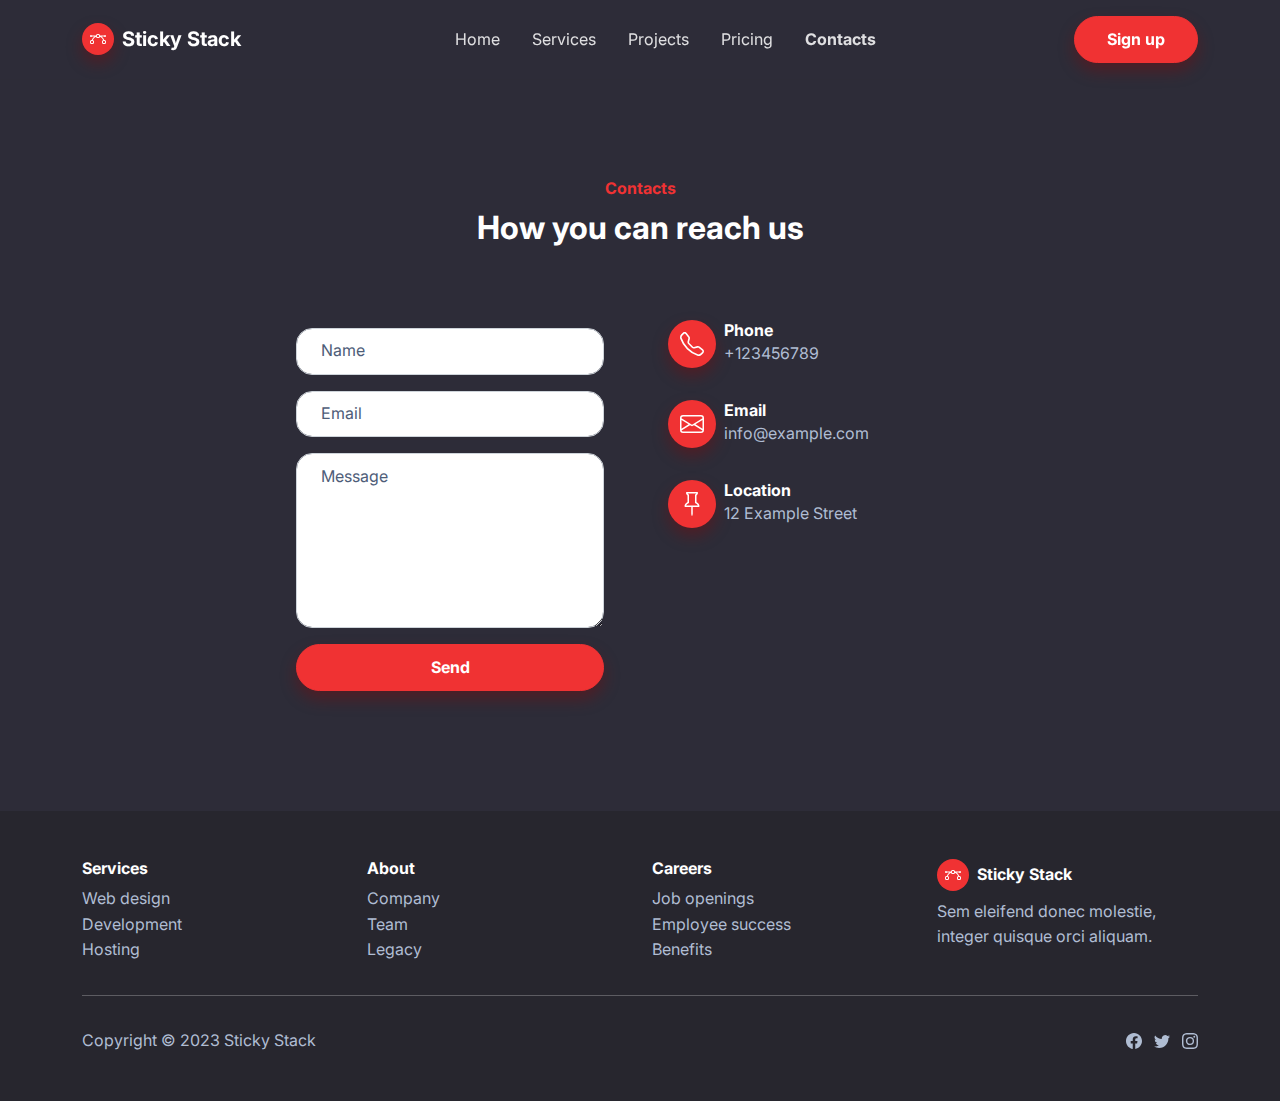
<file: contacts.html>
<!DOCTYPE html>
<html lang="en">

<head>
    <meta charset="utf-8">
    <meta name="viewport" content="width=device-width, initial-scale=1.0, shrink-to-fit=no">
    <title>Contacts - Sticky Stack</title>
    <link rel="stylesheet" href="assets/bootstrap/css/bootstrap.min.css">
    <link rel="stylesheet" href="https://fonts.googleapis.com/css?family=Inter:300italic,400italic,600italic,700italic,800italic,400,300,600,700,800&amp;display=swap">
</head>

<body>
    <nav class="navbar navbar-dark navbar-expand-md sticky-top py-3" id="mainNav">
        <div class="container"><a class="navbar-brand d-flex align-items-center" href="/"><span class="bs-icon-sm bs-icon-circle bs-icon-primary shadow d-flex justify-content-center align-items-center me-2 bs-icon"><svg xmlns="http://www.w3.org/2000/svg" width="1em" height="1em" fill="currentColor" viewBox="0 0 16 16" class="bi bi-bezier">
                        <path fill-rule="evenodd" d="M0 10.5A1.5 1.5 0 0 1 1.5 9h1A1.5 1.5 0 0 1 4 10.5v1A1.5 1.5 0 0 1 2.5 13h-1A1.5 1.5 0 0 1 0 11.5v-1zm1.5-.5a.5.5 0 0 0-.5.5v1a.5.5 0 0 0 .5.5h1a.5.5 0 0 0 .5-.5v-1a.5.5 0 0 0-.5-.5h-1zm10.5.5A1.5 1.5 0 0 1 13.5 9h1a1.5 1.5 0 0 1 1.5 1.5v1a1.5 1.5 0 0 1-1.5 1.5h-1a1.5 1.5 0 0 1-1.5-1.5v-1zm1.5-.5a.5.5 0 0 0-.5.5v1a.5.5 0 0 0 .5.5h1a.5.5 0 0 0 .5-.5v-1a.5.5 0 0 0-.5-.5h-1zM6 4.5A1.5 1.5 0 0 1 7.5 3h1A1.5 1.5 0 0 1 10 4.5v1A1.5 1.5 0 0 1 8.5 7h-1A1.5 1.5 0 0 1 6 5.5v-1zM7.5 4a.5.5 0 0 0-.5.5v1a.5.5 0 0 0 .5.5h1a.5.5 0 0 0 .5-.5v-1a.5.5 0 0 0-.5-.5h-1z"></path>
                        <path d="M6 4.5H1.866a1 1 0 1 0 0 1h2.668A6.517 6.517 0 0 0 1.814 9H2.5c.123 0 .244.015.358.043a5.517 5.517 0 0 1 3.185-3.185A1.503 1.503 0 0 1 6 5.5v-1zm3.957 1.358A1.5 1.5 0 0 0 10 5.5v-1h4.134a1 1 0 1 1 0 1h-2.668a6.517 6.517 0 0 1 2.72 3.5H13.5c-.123 0-.243.015-.358.043a5.517 5.517 0 0 0-3.185-3.185z"></path>
                    </svg></span><span>Sticky Stack</span></a><button data-bs-toggle="collapse" class="navbar-toggler" data-bs-target="#navcol-1"><span class="visually-hidden">Toggle navigation</span><span class="navbar-toggler-icon"></span></button>
            <div class="collapse navbar-collapse" id="navcol-1">
                <ul class="navbar-nav mx-auto">
                    <li class="nav-item"><a class="nav-link" href="index.html">Home</a></li>
                    <li class="nav-item"><a class="nav-link" href="services.html">Services</a></li>
                    <li class="nav-item"><a class="nav-link" href="projects.html">Projects</a></li>
                    <li class="nav-item"><a class="nav-link" href="pricing.html">Pricing</a></li>
                    <li class="nav-item"><a class="nav-link active" href="contacts.html">Contacts</a></li>
                </ul><a class="btn btn-primary shadow" role="button" href="signup.html">Sign up</a>
            </div>
        </div>
    </nav>
    <section class="py-5">
        <div class="container py-5">
            <div class="row mb-5">
                <div class="col-md-8 col-xl-6 text-center mx-auto">
                    <p class="fw-bold text-success mb-2">Contacts</p>
                    <h2 class="fw-bold">How you can reach us</h2>
                </div>
            </div>
            <div class="row d-flex justify-content-center">
                <div class="col-md-6 col-xl-4">
                    <div>
                        <form class="p-3 p-xl-4" method="post">
                            <div class="mb-3"><input class="form-control" type="text" id="name-1" name="name" placeholder="Name"></div>
                            <div class="mb-3"><input class="form-control" type="email" id="email-1" name="email" placeholder="Email"></div>
                            <div class="mb-3"><textarea class="form-control" id="message-1" name="message" rows="6" placeholder="Message"></textarea></div>
                            <div><button class="btn btn-primary shadow d-block w-100" type="submit">Send </button></div>
                        </form>
                    </div>
                </div>
                <div class="col-md-4 col-xl-4 d-flex justify-content-center justify-content-xl-start">
                    <div class="d-flex flex-wrap flex-md-column justify-content-md-start align-items-md-start h-100">
                        <div class="d-flex align-items-center p-3">
                            <div class="bs-icon-md bs-icon-circle bs-icon-primary shadow d-flex flex-shrink-0 justify-content-center align-items-center d-inline-block bs-icon bs-icon-md"><svg xmlns="http://www.w3.org/2000/svg" width="1em" height="1em" fill="currentColor" viewBox="0 0 16 16" class="bi bi-telephone">
                                    <path d="M3.654 1.328a.678.678 0 0 0-1.015-.063L1.605 2.3c-.483.484-.661 1.169-.45 1.77a17.568 17.568 0 0 0 4.168 6.608 17.569 17.569 0 0 0 6.608 4.168c.601.211 1.286.033 1.77-.45l1.034-1.034a.678.678 0 0 0-.063-1.015l-2.307-1.794a.678.678 0 0 0-.58-.122l-2.19.547a1.745 1.745 0 0 1-1.657-.459L5.482 8.062a1.745 1.745 0 0 1-.46-1.657l.548-2.19a.678.678 0 0 0-.122-.58L3.654 1.328zM1.884.511a1.745 1.745 0 0 1 2.612.163L6.29 2.98c.329.423.445.974.315 1.494l-.547 2.19a.678.678 0 0 0 .178.643l2.457 2.457a.678.678 0 0 0 .644.178l2.189-.547a1.745 1.745 0 0 1 1.494.315l2.306 1.794c.829.645.905 1.87.163 2.611l-1.034 1.034c-.74.74-1.846 1.065-2.877.702a18.634 18.634 0 0 1-7.01-4.42 18.634 18.634 0 0 1-4.42-7.009c-.362-1.03-.037-2.137.703-2.877L1.885.511z"></path>
                                </svg></div>
                            <div class="px-2">
                                <h6 class="fw-bold mb-0">Phone</h6>
                                <p class="text-muted mb-0">+123456789</p>
                            </div>
                        </div>
                        <div class="d-flex align-items-center p-3">
                            <div class="bs-icon-md bs-icon-circle bs-icon-primary shadow d-flex flex-shrink-0 justify-content-center align-items-center d-inline-block bs-icon bs-icon-md"><svg xmlns="http://www.w3.org/2000/svg" width="1em" height="1em" fill="currentColor" viewBox="0 0 16 16" class="bi bi-envelope">
                                    <path fill-rule="evenodd" d="M0 4a2 2 0 0 1 2-2h12a2 2 0 0 1 2 2v8a2 2 0 0 1-2 2H2a2 2 0 0 1-2-2V4Zm2-1a1 1 0 0 0-1 1v.217l7 4.2 7-4.2V4a1 1 0 0 0-1-1H2Zm13 2.383-4.708 2.825L15 11.105V5.383Zm-.034 6.876-5.64-3.471L8 9.583l-1.326-.795-5.64 3.47A1 1 0 0 0 2 13h12a1 1 0 0 0 .966-.741ZM1 11.105l4.708-2.897L1 5.383v5.722Z"></path>
                                </svg></div>
                            <div class="px-2">
                                <h6 class="fw-bold mb-0">Email</h6>
                                <p class="text-muted mb-0">info@example.com</p>
                            </div>
                        </div>
                        <div class="d-flex align-items-center p-3">
                            <div class="bs-icon-md bs-icon-circle bs-icon-primary shadow d-flex flex-shrink-0 justify-content-center align-items-center d-inline-block bs-icon bs-icon-md"><svg xmlns="http://www.w3.org/2000/svg" width="1em" height="1em" fill="currentColor" viewBox="0 0 16 16" class="bi bi-pin">
                                    <path d="M4.146.146A.5.5 0 0 1 4.5 0h7a.5.5 0 0 1 .5.5c0 .68-.342 1.174-.646 1.479-.126.125-.25.224-.354.298v4.431l.078.048c.203.127.476.314.751.555C12.36 7.775 13 8.527 13 9.5a.5.5 0 0 1-.5.5h-4v4.5c0 .276-.224 1.5-.5 1.5s-.5-1.224-.5-1.5V10h-4a.5.5 0 0 1-.5-.5c0-.973.64-1.725 1.17-2.189A5.921 5.921 0 0 1 5 6.708V2.277a2.77 2.77 0 0 1-.354-.298C4.342 1.674 4 1.179 4 .5a.5.5 0 0 1 .146-.354zm1.58 1.408-.002-.001.002.001zm-.002-.001.002.001A.5.5 0 0 1 6 2v5a.5.5 0 0 1-.276.447h-.002l-.012.007-.054.03a4.922 4.922 0 0 0-.827.58c-.318.278-.585.596-.725.936h7.792c-.14-.34-.407-.658-.725-.936a4.915 4.915 0 0 0-.881-.61l-.012-.006h-.002A.5.5 0 0 1 10 7V2a.5.5 0 0 1 .295-.458 1.775 1.775 0 0 0 .351-.271c.08-.08.155-.17.214-.271H5.14c.06.1.133.191.214.271a1.78 1.78 0 0 0 .37.282z"></path>
                                </svg></div>
                            <div class="px-2">
                                <h6 class="fw-bold mb-0">Location</h6>
                                <p class="text-muted mb-0">12 Example Street</p>
                            </div>
                        </div>
                    </div>
                </div>
            </div>
        </div>
    </section>
    <footer class="bg-dark">
        <div class="container py-4 py-lg-5">
            <div class="row justify-content-center">
                <div class="col-sm-4 col-md-3 text-center text-lg-start d-flex flex-column">
                    <h3 class="fs-6 fw-bold">Services</h3>
                    <ul class="list-unstyled">
                        <li><a href="#">Web design</a></li>
                        <li><a href="#">Development</a></li>
                        <li><a href="#">Hosting</a></li>
                    </ul>
                </div>
                <div class="col-sm-4 col-md-3 text-center text-lg-start d-flex flex-column">
                    <h3 class="fs-6 fw-bold">About</h3>
                    <ul class="list-unstyled">
                        <li><a href="#">Company</a></li>
                        <li><a href="#">Team</a></li>
                        <li><a href="#">Legacy</a></li>
                    </ul>
                </div>
                <div class="col-sm-4 col-md-3 text-center text-lg-start d-flex flex-column">
                    <h3 class="fs-6 fw-bold">Careers</h3>
                    <ul class="list-unstyled">
                        <li><a href="#">Job openings</a></li>
                        <li><a href="#">Employee success</a></li>
                        <li><a href="#">Benefits</a></li>
                    </ul>
                </div>
                <div class="col-lg-3 text-center text-lg-start d-flex flex-column align-items-center order-first align-items-lg-start order-lg-last">
                    <div class="fw-bold d-flex align-items-center mb-2"><span class="bs-icon-sm bs-icon-circle bs-icon-primary d-flex justify-content-center align-items-center bs-icon me-2"><svg xmlns="http://www.w3.org/2000/svg" width="1em" height="1em" fill="currentColor" viewBox="0 0 16 16" class="bi bi-bezier">
                                <path fill-rule="evenodd" d="M0 10.5A1.5 1.5 0 0 1 1.5 9h1A1.5 1.5 0 0 1 4 10.5v1A1.5 1.5 0 0 1 2.5 13h-1A1.5 1.5 0 0 1 0 11.5v-1zm1.5-.5a.5.5 0 0 0-.5.5v1a.5.5 0 0 0 .5.5h1a.5.5 0 0 0 .5-.5v-1a.5.5 0 0 0-.5-.5h-1zm10.5.5A1.5 1.5 0 0 1 13.5 9h1a1.5 1.5 0 0 1 1.5 1.5v1a1.5 1.5 0 0 1-1.5 1.5h-1a1.5 1.5 0 0 1-1.5-1.5v-1zm1.5-.5a.5.5 0 0 0-.5.5v1a.5.5 0 0 0 .5.5h1a.5.5 0 0 0 .5-.5v-1a.5.5 0 0 0-.5-.5h-1zM6 4.5A1.5 1.5 0 0 1 7.5 3h1A1.5 1.5 0 0 1 10 4.5v1A1.5 1.5 0 0 1 8.5 7h-1A1.5 1.5 0 0 1 6 5.5v-1zM7.5 4a.5.5 0 0 0-.5.5v1a.5.5 0 0 0 .5.5h1a.5.5 0 0 0 .5-.5v-1a.5.5 0 0 0-.5-.5h-1z"></path>
                                <path d="M6 4.5H1.866a1 1 0 1 0 0 1h2.668A6.517 6.517 0 0 0 1.814 9H2.5c.123 0 .244.015.358.043a5.517 5.517 0 0 1 3.185-3.185A1.503 1.503 0 0 1 6 5.5v-1zm3.957 1.358A1.5 1.5 0 0 0 10 5.5v-1h4.134a1 1 0 1 1 0 1h-2.668a6.517 6.517 0 0 1 2.72 3.5H13.5c-.123 0-.243.015-.358.043a5.517 5.517 0 0 0-3.185-3.185z"></path>
                            </svg></span><span>Sticky Stack</span></div>
                    <p class="text-muted">Sem eleifend donec molestie, integer quisque orci aliquam.</p>
                </div>
            </div>
            <hr>
            <div class="text-muted d-flex justify-content-between align-items-center pt-3">
                <p class="mb-0">Copyright © 2023 Sticky Stack</p>
                <ul class="list-inline mb-0">
                    <li class="list-inline-item"><svg xmlns="http://www.w3.org/2000/svg" width="1em" height="1em" fill="currentColor" viewBox="0 0 16 16" class="bi bi-facebook">
                            <path d="M16 8.049c0-4.446-3.582-8.05-8-8.05C3.58 0-.002 3.603-.002 8.05c0 4.017 2.926 7.347 6.75 7.951v-5.625h-2.03V8.05H6.75V6.275c0-2.017 1.195-3.131 3.022-3.131.876 0 1.791.157 1.791.157v1.98h-1.009c-.993 0-1.303.621-1.303 1.258v1.51h2.218l-.354 2.326H9.25V16c3.824-.604 6.75-3.934 6.75-7.951z"></path>
                        </svg></li>
                    <li class="list-inline-item"><svg xmlns="http://www.w3.org/2000/svg" width="1em" height="1em" fill="currentColor" viewBox="0 0 16 16" class="bi bi-twitter">
                            <path d="M5.026 15c6.038 0 9.341-5.003 9.341-9.334 0-.14 0-.282-.006-.422A6.685 6.685 0 0 0 16 3.542a6.658 6.658 0 0 1-1.889.518 3.301 3.301 0 0 0 1.447-1.817 6.533 6.533 0 0 1-2.087.793A3.286 3.286 0 0 0 7.875 6.03a9.325 9.325 0 0 1-6.767-3.429 3.289 3.289 0 0 0 1.018 4.382A3.323 3.323 0 0 1 .64 6.575v.045a3.288 3.288 0 0 0 2.632 3.218 3.203 3.203 0 0 1-.865.115 3.23 3.23 0 0 1-.614-.057 3.283 3.283 0 0 0 3.067 2.277A6.588 6.588 0 0 1 .78 13.58a6.32 6.32 0 0 1-.78-.045A9.344 9.344 0 0 0 5.026 15z"></path>
                        </svg></li>
                    <li class="list-inline-item"><svg xmlns="http://www.w3.org/2000/svg" width="1em" height="1em" fill="currentColor" viewBox="0 0 16 16" class="bi bi-instagram">
                            <path d="M8 0C5.829 0 5.556.01 4.703.048 3.85.088 3.269.222 2.76.42a3.917 3.917 0 0 0-1.417.923A3.927 3.927 0 0 0 .42 2.76C.222 3.268.087 3.85.048 4.7.01 5.555 0 5.827 0 8.001c0 2.172.01 2.444.048 3.297.04.852.174 1.433.372 1.942.205.526.478.972.923 1.417.444.445.89.719 1.416.923.51.198 1.09.333 1.942.372C5.555 15.99 5.827 16 8 16s2.444-.01 3.298-.048c.851-.04 1.434-.174 1.943-.372a3.916 3.916 0 0 0 1.416-.923c.445-.445.718-.891.923-1.417.197-.509.332-1.09.372-1.942C15.99 10.445 16 10.173 16 8s-.01-2.445-.048-3.299c-.04-.851-.175-1.433-.372-1.941a3.926 3.926 0 0 0-.923-1.417A3.911 3.911 0 0 0 13.24.42c-.51-.198-1.092-.333-1.943-.372C10.443.01 10.172 0 7.998 0h.003zm-.717 1.442h.718c2.136 0 2.389.007 3.232.046.78.035 1.204.166 1.486.275.373.145.64.319.92.599.28.28.453.546.598.92.11.281.24.705.275 1.485.039.843.047 1.096.047 3.231s-.008 2.389-.047 3.232c-.035.78-.166 1.203-.275 1.485a2.47 2.47 0 0 1-.599.919c-.28.28-.546.453-.92.598-.28.11-.704.24-1.485.276-.843.038-1.096.047-3.232.047s-2.39-.009-3.233-.047c-.78-.036-1.203-.166-1.485-.276a2.478 2.478 0 0 1-.92-.598 2.48 2.48 0 0 1-.6-.92c-.109-.281-.24-.705-.275-1.485-.038-.843-.046-1.096-.046-3.233 0-2.136.008-2.388.046-3.231.036-.78.166-1.204.276-1.486.145-.373.319-.64.599-.92.28-.28.546-.453.92-.598.282-.11.705-.24 1.485-.276.738-.034 1.024-.044 2.515-.045v.002zm4.988 1.328a.96.96 0 1 0 0 1.92.96.96 0 0 0 0-1.92zm-4.27 1.122a4.109 4.109 0 1 0 0 8.217 4.109 4.109 0 0 0 0-8.217zm0 1.441a2.667 2.667 0 1 1 0 5.334 2.667 2.667 0 0 1 0-5.334z"></path>
                        </svg></li>
                </ul>
            </div>
        </div>
    </footer>
    <script src="https://cdnjs.cloudflare.com/ajax/libs/jquery/3.6.0/jquery.min.js"></script>
    <script src="https://cdn.jsdelivr.net/npm/bootstrap@5.2.2/dist/js/bootstrap.bundle.min.js"></script>
    <script src="assets/js/bold-and-dark.js"></script>
</body>

</html>
</file>
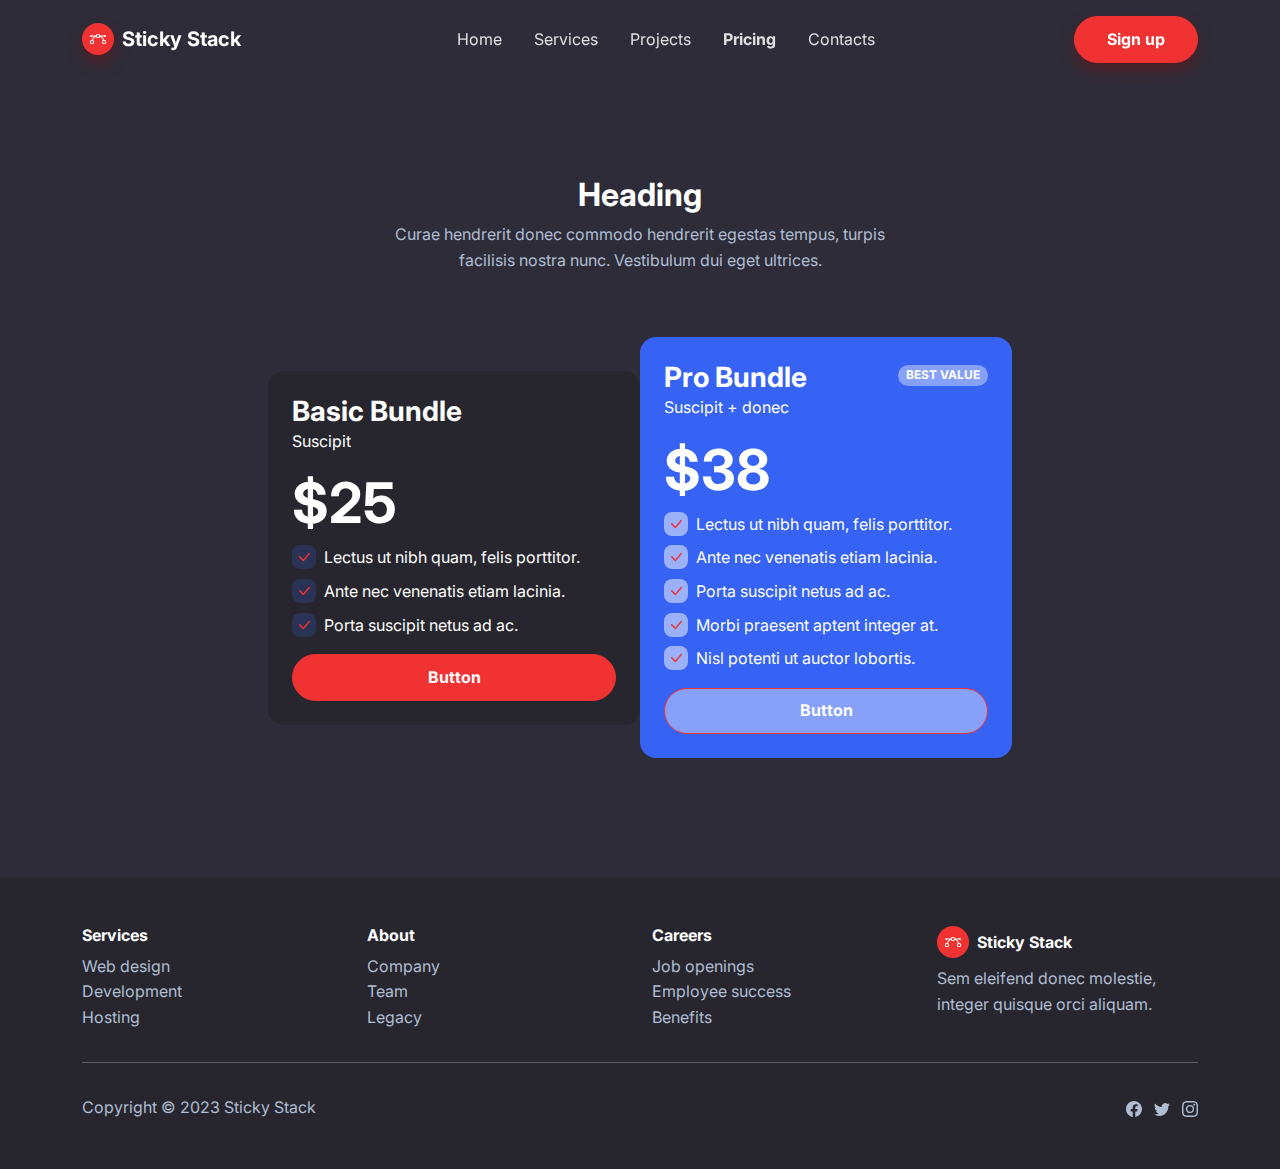
<file: pricing.html>
<!DOCTYPE html>
<html lang="en">

<head>
    <meta charset="utf-8">
    <meta name="viewport" content="width=device-width, initial-scale=1.0, shrink-to-fit=no">
    <title>Pricing - Sticky Stack</title>
    <link rel="stylesheet" href="assets/bootstrap/css/bootstrap.min.css">
    <link rel="stylesheet" href="https://fonts.googleapis.com/css?family=Inter:300italic,400italic,600italic,700italic,800italic,400,300,600,700,800&amp;display=swap">
</head>

<body>
    <nav class="navbar navbar-dark navbar-expand-md sticky-top py-3" id="mainNav">
        <div class="container"><a class="navbar-brand d-flex align-items-center" href="/"><span class="bs-icon-sm bs-icon-circle bs-icon-primary shadow d-flex justify-content-center align-items-center me-2 bs-icon"><svg xmlns="http://www.w3.org/2000/svg" width="1em" height="1em" fill="currentColor" viewBox="0 0 16 16" class="bi bi-bezier">
                        <path fill-rule="evenodd" d="M0 10.5A1.5 1.5 0 0 1 1.5 9h1A1.5 1.5 0 0 1 4 10.5v1A1.5 1.5 0 0 1 2.5 13h-1A1.5 1.5 0 0 1 0 11.5v-1zm1.5-.5a.5.5 0 0 0-.5.5v1a.5.5 0 0 0 .5.5h1a.5.5 0 0 0 .5-.5v-1a.5.5 0 0 0-.5-.5h-1zm10.5.5A1.5 1.5 0 0 1 13.5 9h1a1.5 1.5 0 0 1 1.5 1.5v1a1.5 1.5 0 0 1-1.5 1.5h-1a1.5 1.5 0 0 1-1.5-1.5v-1zm1.5-.5a.5.5 0 0 0-.5.5v1a.5.5 0 0 0 .5.5h1a.5.5 0 0 0 .5-.5v-1a.5.5 0 0 0-.5-.5h-1zM6 4.5A1.5 1.5 0 0 1 7.5 3h1A1.5 1.5 0 0 1 10 4.5v1A1.5 1.5 0 0 1 8.5 7h-1A1.5 1.5 0 0 1 6 5.5v-1zM7.5 4a.5.5 0 0 0-.5.5v1a.5.5 0 0 0 .5.5h1a.5.5 0 0 0 .5-.5v-1a.5.5 0 0 0-.5-.5h-1z"></path>
                        <path d="M6 4.5H1.866a1 1 0 1 0 0 1h2.668A6.517 6.517 0 0 0 1.814 9H2.5c.123 0 .244.015.358.043a5.517 5.517 0 0 1 3.185-3.185A1.503 1.503 0 0 1 6 5.5v-1zm3.957 1.358A1.5 1.5 0 0 0 10 5.5v-1h4.134a1 1 0 1 1 0 1h-2.668a6.517 6.517 0 0 1 2.72 3.5H13.5c-.123 0-.243.015-.358.043a5.517 5.517 0 0 0-3.185-3.185z"></path>
                    </svg></span><span>Sticky Stack</span></a><button data-bs-toggle="collapse" class="navbar-toggler" data-bs-target="#navcol-1"><span class="visually-hidden">Toggle navigation</span><span class="navbar-toggler-icon"></span></button>
            <div class="collapse navbar-collapse" id="navcol-1">
                <ul class="navbar-nav mx-auto">
                    <li class="nav-item"><a class="nav-link" href="index.html">Home</a></li>
                    <li class="nav-item"><a class="nav-link" href="services.html">Services</a></li>
                    <li class="nav-item"><a class="nav-link" href="projects.html">Projects</a></li>
                    <li class="nav-item"><a class="nav-link active" href="pricing.html">Pricing</a></li>
                    <li class="nav-item"><a class="nav-link" href="contacts.html">Contacts</a></li>
                </ul><a class="btn btn-primary shadow" role="button" href="signup.html">Sign up</a>
            </div>
        </div>
    </nav>
    <section class="py-5">
        <div class="container py-5">
            <div class="row mb-5">
                <div class="col-md-8 col-xl-6 text-center mx-auto">
                    <h2 class="fw-bold">Heading</h2>
                    <p class="text-muted">Curae hendrerit donec commodo hendrerit egestas tempus, turpis facilisis nostra nunc. Vestibulum dui eget ultrices.</p>
                </div>
            </div>
            <div class="row g-0 row-cols-1 row-cols-md-2 row-cols-xl-3 d-flex align-items-md-center align-items-xl-center">
                <div class="col offset-xl-2 mb-4">
                    <div class="card bg-dark border-dark">
                        <div class="card-body p-4">
                            <div class="d-flex justify-content-between">
                                <div>
                                    <h3 class="fw-bold mb-0">Basic Bundle</h3>
                                    <p>Suscipit</p>
                                    <h4 class="display-4 fw-bold">$25</h4>
                                </div>
                            </div>
                            <div>
                                <ul class="list-unstyled">
                                    <li class="d-flex mb-2"><span class="bs-icon-xs bs-icon-rounded bs-icon-primary-light bs-icon bs-icon-xs me-2"><svg xmlns="http://www.w3.org/2000/svg" width="1em" height="1em" fill="currentColor" viewBox="0 0 16 16" class="bi bi-check-lg text-primary">
                                                <path d="M12.736 3.97a.733.733 0 0 1 1.047 0c.286.289.29.756.01 1.05L7.88 12.01a.733.733 0 0 1-1.065.02L3.217 8.384a.757.757 0 0 1 0-1.06.733.733 0 0 1 1.047 0l3.052 3.093 5.4-6.425a.247.247 0 0 1 .02-.022Z"></path>
                                            </svg></span><span>Lectus ut nibh quam, felis porttitor.</span></li>
                                    <li class="d-flex mb-2"><span class="bs-icon-xs bs-icon-rounded bs-icon-primary-light bs-icon bs-icon-xs me-2"><svg xmlns="http://www.w3.org/2000/svg" width="1em" height="1em" fill="currentColor" viewBox="0 0 16 16" class="bi bi-check-lg text-primary">
                                                <path d="M12.736 3.97a.733.733 0 0 1 1.047 0c.286.289.29.756.01 1.05L7.88 12.01a.733.733 0 0 1-1.065.02L3.217 8.384a.757.757 0 0 1 0-1.06.733.733 0 0 1 1.047 0l3.052 3.093 5.4-6.425a.247.247 0 0 1 .02-.022Z"></path>
                                            </svg></span><span>Ante nec venenatis etiam lacinia.</span></li>
                                    <li class="d-flex mb-2"><span class="bs-icon-xs bs-icon-rounded bs-icon-primary-light bs-icon bs-icon-xs me-2"><svg xmlns="http://www.w3.org/2000/svg" width="1em" height="1em" fill="currentColor" viewBox="0 0 16 16" class="bi bi-check-lg text-primary">
                                                <path d="M12.736 3.97a.733.733 0 0 1 1.047 0c.286.289.29.756.01 1.05L7.88 12.01a.733.733 0 0 1-1.065.02L3.217 8.384a.757.757 0 0 1 0-1.06.733.733 0 0 1 1.047 0l3.052 3.093 5.4-6.425a.247.247 0 0 1 .02-.022Z"></path>
                                            </svg></span><span>Porta suscipit netus ad ac.</span></li>
                                </ul>
                            </div><button class="btn btn-primary d-block w-100" type="button">Button</button>
                        </div>
                    </div>
                </div>
                <div class="col mb-4">
                    <div class="card text-white bg-primary">
                        <div class="card-body p-4">
                            <div class="d-flex justify-content-between">
                                <div>
                                    <h3 class="fw-bold text-white mb-0">Pro Bundle</h3>
                                    <p>Suscipit + donec</p>
                                    <h4 class="display-4 fw-bold text-white">$38</h4>
                                </div>
                                <div><span class="badge rounded-pill bg-primary text-uppercase bg-semi-white">Best Value</span></div>
                            </div>
                            <div>
                                <ul class="list-unstyled">
                                    <li class="d-flex mb-2"><span class="bs-icon-xs bs-icon-rounded bs-icon-semi-white bs-icon bs-icon-xs me-2"><svg xmlns="http://www.w3.org/2000/svg" width="1em" height="1em" fill="currentColor" viewBox="0 0 16 16" class="bi bi-check-lg text-primary">
                                                <path d="M12.736 3.97a.733.733 0 0 1 1.047 0c.286.289.29.756.01 1.05L7.88 12.01a.733.733 0 0 1-1.065.02L3.217 8.384a.757.757 0 0 1 0-1.06.733.733 0 0 1 1.047 0l3.052 3.093 5.4-6.425a.247.247 0 0 1 .02-.022Z"></path>
                                            </svg></span><span>Lectus ut nibh quam, felis porttitor.</span></li>
                                    <li class="d-flex mb-2"><span class="bs-icon-xs bs-icon-rounded bs-icon-semi-white bs-icon bs-icon-xs me-2"><svg xmlns="http://www.w3.org/2000/svg" width="1em" height="1em" fill="currentColor" viewBox="0 0 16 16" class="bi bi-check-lg text-primary">
                                                <path d="M12.736 3.97a.733.733 0 0 1 1.047 0c.286.289.29.756.01 1.05L7.88 12.01a.733.733 0 0 1-1.065.02L3.217 8.384a.757.757 0 0 1 0-1.06.733.733 0 0 1 1.047 0l3.052 3.093 5.4-6.425a.247.247 0 0 1 .02-.022Z"></path>
                                            </svg></span><span>Ante nec venenatis etiam lacinia.</span></li>
                                    <li class="d-flex mb-2"><span class="bs-icon-xs bs-icon-rounded bs-icon-semi-white bs-icon bs-icon-xs me-2"><svg xmlns="http://www.w3.org/2000/svg" width="1em" height="1em" fill="currentColor" viewBox="0 0 16 16" class="bi bi-check-lg text-primary">
                                                <path d="M12.736 3.97a.733.733 0 0 1 1.047 0c.286.289.29.756.01 1.05L7.88 12.01a.733.733 0 0 1-1.065.02L3.217 8.384a.757.757 0 0 1 0-1.06.733.733 0 0 1 1.047 0l3.052 3.093 5.4-6.425a.247.247 0 0 1 .02-.022Z"></path>
                                            </svg></span><span>Porta suscipit netus ad ac.</span></li>
                                    <li class="d-flex mb-2"><span class="bs-icon-xs bs-icon-rounded bs-icon-semi-white bs-icon bs-icon-xs me-2"><svg xmlns="http://www.w3.org/2000/svg" width="1em" height="1em" fill="currentColor" viewBox="0 0 16 16" class="bi bi-check-lg text-primary">
                                                <path d="M12.736 3.97a.733.733 0 0 1 1.047 0c.286.289.29.756.01 1.05L7.88 12.01a.733.733 0 0 1-1.065.02L3.217 8.384a.757.757 0 0 1 0-1.06.733.733 0 0 1 1.047 0l3.052 3.093 5.4-6.425a.247.247 0 0 1 .02-.022Z"></path>
                                            </svg></span><span>Morbi praesent aptent integer at.</span></li>
                                    <li class="d-flex mb-2"><span class="bs-icon-xs bs-icon-rounded bs-icon-semi-white bs-icon bs-icon-xs me-2"><svg xmlns="http://www.w3.org/2000/svg" width="1em" height="1em" fill="currentColor" viewBox="0 0 16 16" class="bi bi-check-lg text-primary">
                                                <path d="M12.736 3.97a.733.733 0 0 1 1.047 0c.286.289.29.756.01 1.05L7.88 12.01a.733.733 0 0 1-1.065.02L3.217 8.384a.757.757 0 0 1 0-1.06.733.733 0 0 1 1.047 0l3.052 3.093 5.4-6.425a.247.247 0 0 1 .02-.022Z"></path>
                                            </svg></span><span>Nisl potenti ut auctor lobortis.</span></li>
                                </ul>
                            </div><button class="btn btn-primary d-block w-100 bg-semi-white" type="button">Button</button>
                        </div>
                    </div>
                </div>
            </div>
        </div>
    </section>
    <footer class="bg-dark">
        <div class="container py-4 py-lg-5">
            <div class="row justify-content-center">
                <div class="col-sm-4 col-md-3 text-center text-lg-start d-flex flex-column">
                    <h3 class="fs-6 fw-bold">Services</h3>
                    <ul class="list-unstyled">
                        <li><a href="#">Web design</a></li>
                        <li><a href="#">Development</a></li>
                        <li><a href="#">Hosting</a></li>
                    </ul>
                </div>
                <div class="col-sm-4 col-md-3 text-center text-lg-start d-flex flex-column">
                    <h3 class="fs-6 fw-bold">About</h3>
                    <ul class="list-unstyled">
                        <li><a href="#">Company</a></li>
                        <li><a href="#">Team</a></li>
                        <li><a href="#">Legacy</a></li>
                    </ul>
                </div>
                <div class="col-sm-4 col-md-3 text-center text-lg-start d-flex flex-column">
                    <h3 class="fs-6 fw-bold">Careers</h3>
                    <ul class="list-unstyled">
                        <li><a href="#">Job openings</a></li>
                        <li><a href="#">Employee success</a></li>
                        <li><a href="#">Benefits</a></li>
                    </ul>
                </div>
                <div class="col-lg-3 text-center text-lg-start d-flex flex-column align-items-center order-first align-items-lg-start order-lg-last">
                    <div class="fw-bold d-flex align-items-center mb-2"><span class="bs-icon-sm bs-icon-circle bs-icon-primary d-flex justify-content-center align-items-center bs-icon me-2"><svg xmlns="http://www.w3.org/2000/svg" width="1em" height="1em" fill="currentColor" viewBox="0 0 16 16" class="bi bi-bezier">
                                <path fill-rule="evenodd" d="M0 10.5A1.5 1.5 0 0 1 1.5 9h1A1.5 1.5 0 0 1 4 10.5v1A1.5 1.5 0 0 1 2.5 13h-1A1.5 1.5 0 0 1 0 11.5v-1zm1.5-.5a.5.5 0 0 0-.5.5v1a.5.5 0 0 0 .5.5h1a.5.5 0 0 0 .5-.5v-1a.5.5 0 0 0-.5-.5h-1zm10.5.5A1.5 1.5 0 0 1 13.5 9h1a1.5 1.5 0 0 1 1.5 1.5v1a1.5 1.5 0 0 1-1.5 1.5h-1a1.5 1.5 0 0 1-1.5-1.5v-1zm1.5-.5a.5.5 0 0 0-.5.5v1a.5.5 0 0 0 .5.5h1a.5.5 0 0 0 .5-.5v-1a.5.5 0 0 0-.5-.5h-1zM6 4.5A1.5 1.5 0 0 1 7.5 3h1A1.5 1.5 0 0 1 10 4.5v1A1.5 1.5 0 0 1 8.5 7h-1A1.5 1.5 0 0 1 6 5.5v-1zM7.5 4a.5.5 0 0 0-.5.5v1a.5.5 0 0 0 .5.5h1a.5.5 0 0 0 .5-.5v-1a.5.5 0 0 0-.5-.5h-1z"></path>
                                <path d="M6 4.5H1.866a1 1 0 1 0 0 1h2.668A6.517 6.517 0 0 0 1.814 9H2.5c.123 0 .244.015.358.043a5.517 5.517 0 0 1 3.185-3.185A1.503 1.503 0 0 1 6 5.5v-1zm3.957 1.358A1.5 1.5 0 0 0 10 5.5v-1h4.134a1 1 0 1 1 0 1h-2.668a6.517 6.517 0 0 1 2.72 3.5H13.5c-.123 0-.243.015-.358.043a5.517 5.517 0 0 0-3.185-3.185z"></path>
                            </svg></span><span>Sticky Stack</span></div>
                    <p class="text-muted">Sem eleifend donec molestie, integer quisque orci aliquam.</p>
                </div>
            </div>
            <hr>
            <div class="text-muted d-flex justify-content-between align-items-center pt-3">
                <p class="mb-0">Copyright © 2023 Sticky Stack</p>
                <ul class="list-inline mb-0">
                    <li class="list-inline-item"><svg xmlns="http://www.w3.org/2000/svg" width="1em" height="1em" fill="currentColor" viewBox="0 0 16 16" class="bi bi-facebook">
                            <path d="M16 8.049c0-4.446-3.582-8.05-8-8.05C3.58 0-.002 3.603-.002 8.05c0 4.017 2.926 7.347 6.75 7.951v-5.625h-2.03V8.05H6.75V6.275c0-2.017 1.195-3.131 3.022-3.131.876 0 1.791.157 1.791.157v1.98h-1.009c-.993 0-1.303.621-1.303 1.258v1.51h2.218l-.354 2.326H9.25V16c3.824-.604 6.75-3.934 6.75-7.951z"></path>
                        </svg></li>
                    <li class="list-inline-item"><svg xmlns="http://www.w3.org/2000/svg" width="1em" height="1em" fill="currentColor" viewBox="0 0 16 16" class="bi bi-twitter">
                            <path d="M5.026 15c6.038 0 9.341-5.003 9.341-9.334 0-.14 0-.282-.006-.422A6.685 6.685 0 0 0 16 3.542a6.658 6.658 0 0 1-1.889.518 3.301 3.301 0 0 0 1.447-1.817 6.533 6.533 0 0 1-2.087.793A3.286 3.286 0 0 0 7.875 6.03a9.325 9.325 0 0 1-6.767-3.429 3.289 3.289 0 0 0 1.018 4.382A3.323 3.323 0 0 1 .64 6.575v.045a3.288 3.288 0 0 0 2.632 3.218 3.203 3.203 0 0 1-.865.115 3.23 3.23 0 0 1-.614-.057 3.283 3.283 0 0 0 3.067 2.277A6.588 6.588 0 0 1 .78 13.58a6.32 6.32 0 0 1-.78-.045A9.344 9.344 0 0 0 5.026 15z"></path>
                        </svg></li>
                    <li class="list-inline-item"><svg xmlns="http://www.w3.org/2000/svg" width="1em" height="1em" fill="currentColor" viewBox="0 0 16 16" class="bi bi-instagram">
                            <path d="M8 0C5.829 0 5.556.01 4.703.048 3.85.088 3.269.222 2.76.42a3.917 3.917 0 0 0-1.417.923A3.927 3.927 0 0 0 .42 2.76C.222 3.268.087 3.85.048 4.7.01 5.555 0 5.827 0 8.001c0 2.172.01 2.444.048 3.297.04.852.174 1.433.372 1.942.205.526.478.972.923 1.417.444.445.89.719 1.416.923.51.198 1.09.333 1.942.372C5.555 15.99 5.827 16 8 16s2.444-.01 3.298-.048c.851-.04 1.434-.174 1.943-.372a3.916 3.916 0 0 0 1.416-.923c.445-.445.718-.891.923-1.417.197-.509.332-1.09.372-1.942C15.99 10.445 16 10.173 16 8s-.01-2.445-.048-3.299c-.04-.851-.175-1.433-.372-1.941a3.926 3.926 0 0 0-.923-1.417A3.911 3.911 0 0 0 13.24.42c-.51-.198-1.092-.333-1.943-.372C10.443.01 10.172 0 7.998 0h.003zm-.717 1.442h.718c2.136 0 2.389.007 3.232.046.78.035 1.204.166 1.486.275.373.145.64.319.92.599.28.28.453.546.598.92.11.281.24.705.275 1.485.039.843.047 1.096.047 3.231s-.008 2.389-.047 3.232c-.035.78-.166 1.203-.275 1.485a2.47 2.47 0 0 1-.599.919c-.28.28-.546.453-.92.598-.28.11-.704.24-1.485.276-.843.038-1.096.047-3.232.047s-2.39-.009-3.233-.047c-.78-.036-1.203-.166-1.485-.276a2.478 2.478 0 0 1-.92-.598 2.48 2.48 0 0 1-.6-.92c-.109-.281-.24-.705-.275-1.485-.038-.843-.046-1.096-.046-3.233 0-2.136.008-2.388.046-3.231.036-.78.166-1.204.276-1.486.145-.373.319-.64.599-.92.28-.28.546-.453.92-.598.282-.11.705-.24 1.485-.276.738-.034 1.024-.044 2.515-.045v.002zm4.988 1.328a.96.96 0 1 0 0 1.92.96.96 0 0 0 0-1.92zm-4.27 1.122a4.109 4.109 0 1 0 0 8.217 4.109 4.109 0 0 0 0-8.217zm0 1.441a2.667 2.667 0 1 1 0 5.334 2.667 2.667 0 0 1 0-5.334z"></path>
                        </svg></li>
                </ul>
            </div>
        </div>
    </footer>
    <script src="https://cdnjs.cloudflare.com/ajax/libs/jquery/3.6.0/jquery.min.js"></script>
    <script src="https://cdn.jsdelivr.net/npm/bootstrap@5.2.2/dist/js/bootstrap.bundle.min.js"></script>
    <script src="assets/js/bold-and-dark.js"></script>
</body>

</html>
</file>
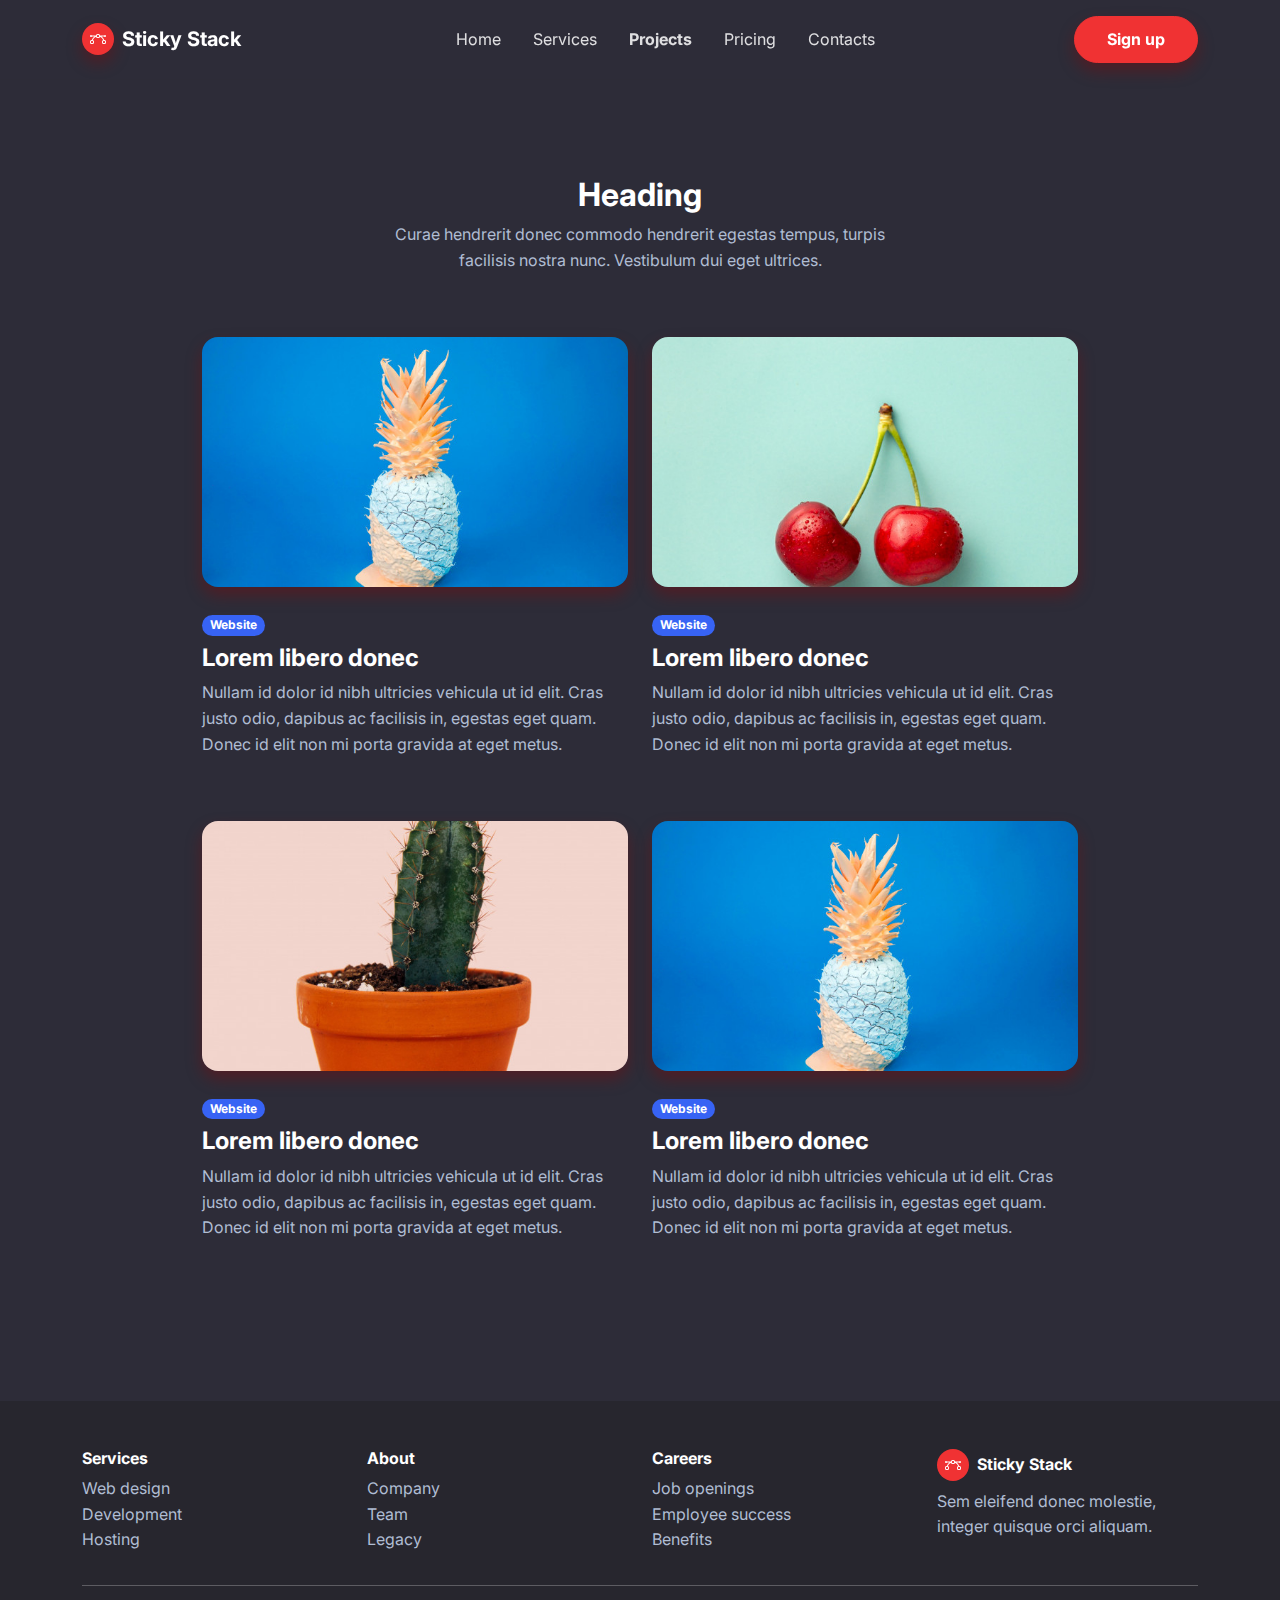
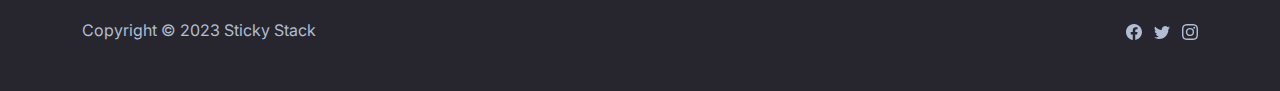
<file: projects.html>
<!DOCTYPE html>
<html lang="en">

<head>
    <meta charset="utf-8">
    <meta name="viewport" content="width=device-width, initial-scale=1.0, shrink-to-fit=no">
    <title>Projects - Sticky Stack</title>
    <link rel="stylesheet" href="assets/bootstrap/css/bootstrap.min.css">
    <link rel="stylesheet" href="https://fonts.googleapis.com/css?family=Inter:300italic,400italic,600italic,700italic,800italic,400,300,600,700,800&amp;display=swap">
</head>

<body>
    <nav class="navbar navbar-dark navbar-expand-md sticky-top py-3" id="mainNav">
        <div class="container"><a class="navbar-brand d-flex align-items-center" href="/"><span class="bs-icon-sm bs-icon-circle bs-icon-primary shadow d-flex justify-content-center align-items-center me-2 bs-icon"><svg xmlns="http://www.w3.org/2000/svg" width="1em" height="1em" fill="currentColor" viewBox="0 0 16 16" class="bi bi-bezier">
                        <path fill-rule="evenodd" d="M0 10.5A1.5 1.5 0 0 1 1.5 9h1A1.5 1.5 0 0 1 4 10.5v1A1.5 1.5 0 0 1 2.5 13h-1A1.5 1.5 0 0 1 0 11.5v-1zm1.5-.5a.5.5 0 0 0-.5.5v1a.5.5 0 0 0 .5.5h1a.5.5 0 0 0 .5-.5v-1a.5.5 0 0 0-.5-.5h-1zm10.5.5A1.5 1.5 0 0 1 13.5 9h1a1.5 1.5 0 0 1 1.5 1.5v1a1.5 1.5 0 0 1-1.5 1.5h-1a1.5 1.5 0 0 1-1.5-1.5v-1zm1.5-.5a.5.5 0 0 0-.5.5v1a.5.5 0 0 0 .5.5h1a.5.5 0 0 0 .5-.5v-1a.5.5 0 0 0-.5-.5h-1zM6 4.5A1.5 1.5 0 0 1 7.5 3h1A1.5 1.5 0 0 1 10 4.5v1A1.5 1.5 0 0 1 8.5 7h-1A1.5 1.5 0 0 1 6 5.5v-1zM7.5 4a.5.5 0 0 0-.5.5v1a.5.5 0 0 0 .5.5h1a.5.5 0 0 0 .5-.5v-1a.5.5 0 0 0-.5-.5h-1z"></path>
                        <path d="M6 4.5H1.866a1 1 0 1 0 0 1h2.668A6.517 6.517 0 0 0 1.814 9H2.5c.123 0 .244.015.358.043a5.517 5.517 0 0 1 3.185-3.185A1.503 1.503 0 0 1 6 5.5v-1zm3.957 1.358A1.5 1.5 0 0 0 10 5.5v-1h4.134a1 1 0 1 1 0 1h-2.668a6.517 6.517 0 0 1 2.72 3.5H13.5c-.123 0-.243.015-.358.043a5.517 5.517 0 0 0-3.185-3.185z"></path>
                    </svg></span><span>Sticky Stack</span></a><button data-bs-toggle="collapse" class="navbar-toggler" data-bs-target="#navcol-1"><span class="visually-hidden">Toggle navigation</span><span class="navbar-toggler-icon"></span></button>
            <div class="collapse navbar-collapse" id="navcol-1">
                <ul class="navbar-nav mx-auto">
                    <li class="nav-item"><a class="nav-link" href="index.html">Home</a></li>
                    <li class="nav-item"><a class="nav-link" href="services.html">Services</a></li>
                    <li class="nav-item"><a class="nav-link active" href="projects.html">Projects</a></li>
                    <li class="nav-item"><a class="nav-link" href="pricing.html">Pricing</a></li>
                    <li class="nav-item"><a class="nav-link" href="contacts.html">Contacts</a></li>
                </ul><a class="btn btn-primary shadow" role="button" href="signup.html">Sign up</a>
            </div>
        </div>
    </nav>
    <section class="py-5">
        <div class="container py-5">
            <div class="row mb-5">
                <div class="col-md-8 col-xl-6 text-center mx-auto">
                    <h2 class="fw-bold">Heading</h2>
                    <p class="text-muted">Curae hendrerit donec commodo hendrerit egestas tempus, turpis facilisis nostra nunc. Vestibulum dui eget ultrices.</p>
                </div>
            </div>
            <div class="row row-cols-1 row-cols-md-2 mx-auto" style="max-width: 900px;">
                <div class="col mb-4">
                    <div><a href="#"><img class="rounded img-fluid shadow w-100 fit-cover" src="assets/img/products/1.jpg" style="height: 250px;"></a>
                        <div class="py-4"><span class="badge bg-primary mb-2">Website</span>
                            <h4 class="fw-bold">Lorem libero donec</h4>
                            <p class="text-muted">Nullam id dolor id nibh ultricies vehicula ut id elit. Cras justo odio, dapibus ac facilisis in, egestas eget quam. Donec id elit non mi porta gravida at eget metus.</p>
                        </div>
                    </div>
                </div>
                <div class="col mb-4">
                    <div><a href="#"><img class="rounded img-fluid shadow w-100 fit-cover" src="assets/img/products/2.jpg" style="height: 250px;"></a>
                        <div class="py-4"><span class="badge bg-primary mb-2">Website</span>
                            <h4 class="fw-bold">Lorem libero donec</h4>
                            <p class="text-muted">Nullam id dolor id nibh ultricies vehicula ut id elit. Cras justo odio, dapibus ac facilisis in, egestas eget quam. Donec id elit non mi porta gravida at eget metus.</p>
                        </div>
                    </div>
                </div>
                <div class="col mb-4">
                    <div><a href="#"><img class="rounded img-fluid shadow w-100 fit-cover" src="assets/img/products/3.jpg" style="height: 250px;"></a>
                        <div class="py-4"><span class="badge bg-primary mb-2">Website</span>
                            <h4 class="fw-bold">Lorem libero donec</h4>
                            <p class="text-muted">Nullam id dolor id nibh ultricies vehicula ut id elit. Cras justo odio, dapibus ac facilisis in, egestas eget quam. Donec id elit non mi porta gravida at eget metus.</p>
                        </div>
                    </div>
                </div>
                <div class="col mb-4">
                    <div><a href="#"><img class="rounded img-fluid shadow w-100 fit-cover" src="assets/img/products/1.jpg" style="height: 250px;"></a>
                        <div class="py-4"><span class="badge bg-primary mb-2">Website</span>
                            <h4 class="fw-bold">Lorem libero donec</h4>
                            <p class="text-muted">Nullam id dolor id nibh ultricies vehicula ut id elit. Cras justo odio, dapibus ac facilisis in, egestas eget quam. Donec id elit non mi porta gravida at eget metus.</p>
                        </div>
                    </div>
                </div>
            </div>
        </div>
    </section>
    <footer class="bg-dark">
        <div class="container py-4 py-lg-5">
            <div class="row justify-content-center">
                <div class="col-sm-4 col-md-3 text-center text-lg-start d-flex flex-column">
                    <h3 class="fs-6 fw-bold">Services</h3>
                    <ul class="list-unstyled">
                        <li><a href="#">Web design</a></li>
                        <li><a href="#">Development</a></li>
                        <li><a href="#">Hosting</a></li>
                    </ul>
                </div>
                <div class="col-sm-4 col-md-3 text-center text-lg-start d-flex flex-column">
                    <h3 class="fs-6 fw-bold">About</h3>
                    <ul class="list-unstyled">
                        <li><a href="#">Company</a></li>
                        <li><a href="#">Team</a></li>
                        <li><a href="#">Legacy</a></li>
                    </ul>
                </div>
                <div class="col-sm-4 col-md-3 text-center text-lg-start d-flex flex-column">
                    <h3 class="fs-6 fw-bold">Careers</h3>
                    <ul class="list-unstyled">
                        <li><a href="#">Job openings</a></li>
                        <li><a href="#">Employee success</a></li>
                        <li><a href="#">Benefits</a></li>
                    </ul>
                </div>
                <div class="col-lg-3 text-center text-lg-start d-flex flex-column align-items-center order-first align-items-lg-start order-lg-last">
                    <div class="fw-bold d-flex align-items-center mb-2"><span class="bs-icon-sm bs-icon-circle bs-icon-primary d-flex justify-content-center align-items-center bs-icon me-2"><svg xmlns="http://www.w3.org/2000/svg" width="1em" height="1em" fill="currentColor" viewBox="0 0 16 16" class="bi bi-bezier">
                                <path fill-rule="evenodd" d="M0 10.5A1.5 1.5 0 0 1 1.5 9h1A1.5 1.5 0 0 1 4 10.5v1A1.5 1.5 0 0 1 2.5 13h-1A1.5 1.5 0 0 1 0 11.5v-1zm1.5-.5a.5.5 0 0 0-.5.5v1a.5.5 0 0 0 .5.5h1a.5.5 0 0 0 .5-.5v-1a.5.5 0 0 0-.5-.5h-1zm10.5.5A1.5 1.5 0 0 1 13.5 9h1a1.5 1.5 0 0 1 1.5 1.5v1a1.5 1.5 0 0 1-1.5 1.5h-1a1.5 1.5 0 0 1-1.5-1.5v-1zm1.5-.5a.5.5 0 0 0-.5.5v1a.5.5 0 0 0 .5.5h1a.5.5 0 0 0 .5-.5v-1a.5.5 0 0 0-.5-.5h-1zM6 4.5A1.5 1.5 0 0 1 7.5 3h1A1.5 1.5 0 0 1 10 4.5v1A1.5 1.5 0 0 1 8.5 7h-1A1.5 1.5 0 0 1 6 5.5v-1zM7.5 4a.5.5 0 0 0-.5.5v1a.5.5 0 0 0 .5.5h1a.5.5 0 0 0 .5-.5v-1a.5.5 0 0 0-.5-.5h-1z"></path>
                                <path d="M6 4.5H1.866a1 1 0 1 0 0 1h2.668A6.517 6.517 0 0 0 1.814 9H2.5c.123 0 .244.015.358.043a5.517 5.517 0 0 1 3.185-3.185A1.503 1.503 0 0 1 6 5.5v-1zm3.957 1.358A1.5 1.5 0 0 0 10 5.5v-1h4.134a1 1 0 1 1 0 1h-2.668a6.517 6.517 0 0 1 2.72 3.5H13.5c-.123 0-.243.015-.358.043a5.517 5.517 0 0 0-3.185-3.185z"></path>
                            </svg></span><span>Sticky Stack</span></div>
                    <p class="text-muted">Sem eleifend donec molestie, integer quisque orci aliquam.</p>
                </div>
            </div>
            <hr>
            <div class="text-muted d-flex justify-content-between align-items-center pt-3">
                <p class="mb-0">Copyright © 2023 Sticky Stack</p>
                <ul class="list-inline mb-0">
                    <li class="list-inline-item"><svg xmlns="http://www.w3.org/2000/svg" width="1em" height="1em" fill="currentColor" viewBox="0 0 16 16" class="bi bi-facebook">
                            <path d="M16 8.049c0-4.446-3.582-8.05-8-8.05C3.58 0-.002 3.603-.002 8.05c0 4.017 2.926 7.347 6.75 7.951v-5.625h-2.03V8.05H6.75V6.275c0-2.017 1.195-3.131 3.022-3.131.876 0 1.791.157 1.791.157v1.98h-1.009c-.993 0-1.303.621-1.303 1.258v1.51h2.218l-.354 2.326H9.25V16c3.824-.604 6.75-3.934 6.75-7.951z"></path>
                        </svg></li>
                    <li class="list-inline-item"><svg xmlns="http://www.w3.org/2000/svg" width="1em" height="1em" fill="currentColor" viewBox="0 0 16 16" class="bi bi-twitter">
                            <path d="M5.026 15c6.038 0 9.341-5.003 9.341-9.334 0-.14 0-.282-.006-.422A6.685 6.685 0 0 0 16 3.542a6.658 6.658 0 0 1-1.889.518 3.301 3.301 0 0 0 1.447-1.817 6.533 6.533 0 0 1-2.087.793A3.286 3.286 0 0 0 7.875 6.03a9.325 9.325 0 0 1-6.767-3.429 3.289 3.289 0 0 0 1.018 4.382A3.323 3.323 0 0 1 .64 6.575v.045a3.288 3.288 0 0 0 2.632 3.218 3.203 3.203 0 0 1-.865.115 3.23 3.23 0 0 1-.614-.057 3.283 3.283 0 0 0 3.067 2.277A6.588 6.588 0 0 1 .78 13.58a6.32 6.32 0 0 1-.78-.045A9.344 9.344 0 0 0 5.026 15z"></path>
                        </svg></li>
                    <li class="list-inline-item"><svg xmlns="http://www.w3.org/2000/svg" width="1em" height="1em" fill="currentColor" viewBox="0 0 16 16" class="bi bi-instagram">
                            <path d="M8 0C5.829 0 5.556.01 4.703.048 3.85.088 3.269.222 2.76.42a3.917 3.917 0 0 0-1.417.923A3.927 3.927 0 0 0 .42 2.76C.222 3.268.087 3.85.048 4.7.01 5.555 0 5.827 0 8.001c0 2.172.01 2.444.048 3.297.04.852.174 1.433.372 1.942.205.526.478.972.923 1.417.444.445.89.719 1.416.923.51.198 1.09.333 1.942.372C5.555 15.99 5.827 16 8 16s2.444-.01 3.298-.048c.851-.04 1.434-.174 1.943-.372a3.916 3.916 0 0 0 1.416-.923c.445-.445.718-.891.923-1.417.197-.509.332-1.09.372-1.942C15.99 10.445 16 10.173 16 8s-.01-2.445-.048-3.299c-.04-.851-.175-1.433-.372-1.941a3.926 3.926 0 0 0-.923-1.417A3.911 3.911 0 0 0 13.24.42c-.51-.198-1.092-.333-1.943-.372C10.443.01 10.172 0 7.998 0h.003zm-.717 1.442h.718c2.136 0 2.389.007 3.232.046.78.035 1.204.166 1.486.275.373.145.64.319.92.599.28.28.453.546.598.92.11.281.24.705.275 1.485.039.843.047 1.096.047 3.231s-.008 2.389-.047 3.232c-.035.78-.166 1.203-.275 1.485a2.47 2.47 0 0 1-.599.919c-.28.28-.546.453-.92.598-.28.11-.704.24-1.485.276-.843.038-1.096.047-3.232.047s-2.39-.009-3.233-.047c-.78-.036-1.203-.166-1.485-.276a2.478 2.478 0 0 1-.92-.598 2.48 2.48 0 0 1-.6-.92c-.109-.281-.24-.705-.275-1.485-.038-.843-.046-1.096-.046-3.233 0-2.136.008-2.388.046-3.231.036-.78.166-1.204.276-1.486.145-.373.319-.64.599-.92.28-.28.546-.453.92-.598.282-.11.705-.24 1.485-.276.738-.034 1.024-.044 2.515-.045v.002zm4.988 1.328a.96.96 0 1 0 0 1.92.96.96 0 0 0 0-1.92zm-4.27 1.122a4.109 4.109 0 1 0 0 8.217 4.109 4.109 0 0 0 0-8.217zm0 1.441a2.667 2.667 0 1 1 0 5.334 2.667 2.667 0 0 1 0-5.334z"></path>
                        </svg></li>
                </ul>
            </div>
        </div>
    </footer>
    <script src="https://cdnjs.cloudflare.com/ajax/libs/jquery/3.6.0/jquery.min.js"></script>
    <script src="https://cdn.jsdelivr.net/npm/bootstrap@5.2.2/dist/js/bootstrap.bundle.min.js"></script>
    <script src="assets/js/bold-and-dark.js"></script>
</body>

</html>
</file>
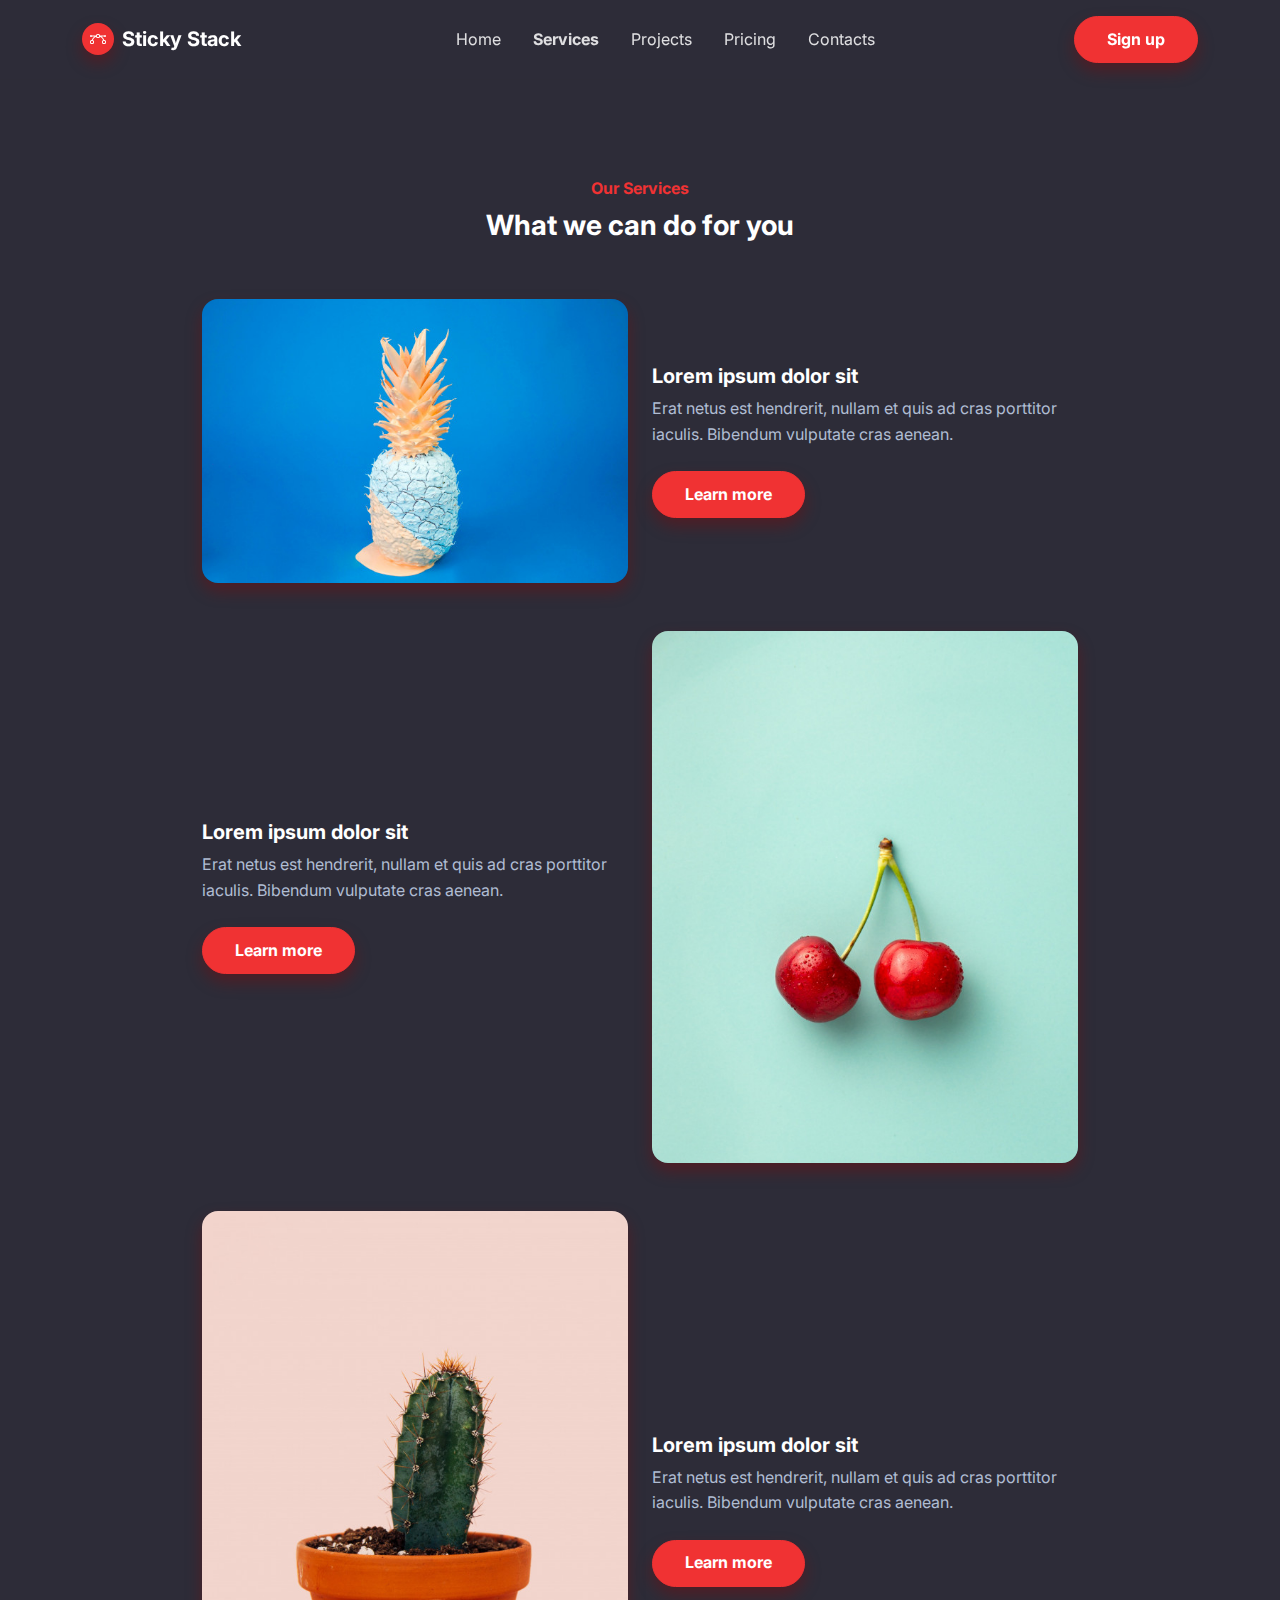
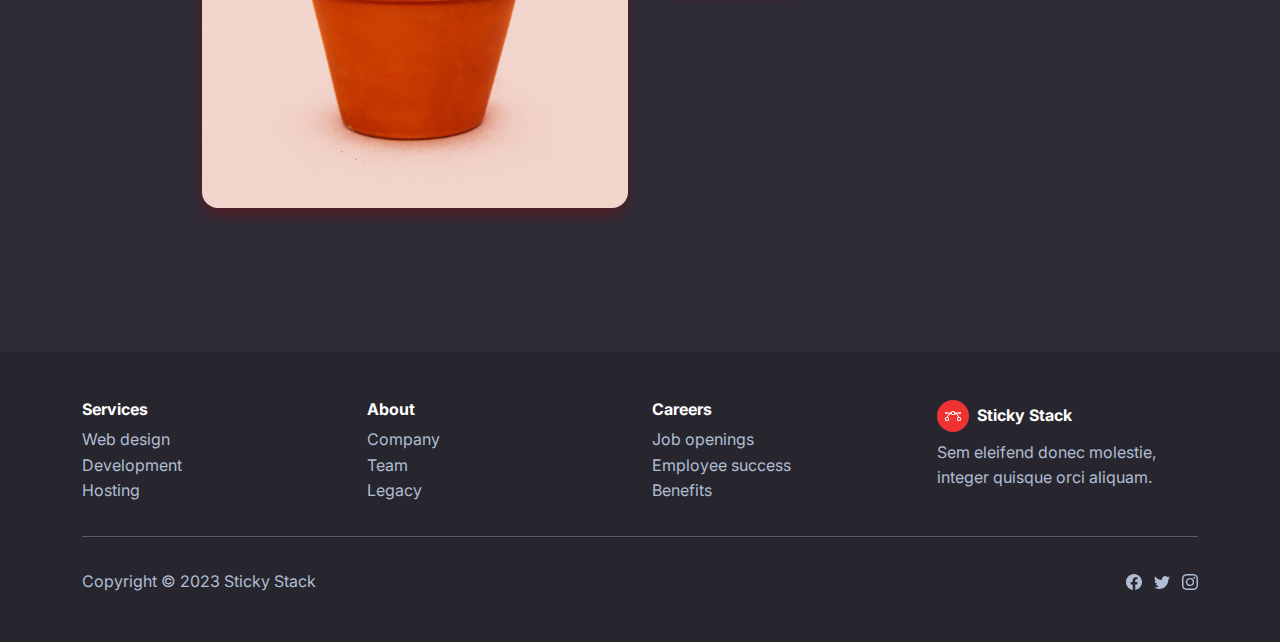
<file: services.html>
<!DOCTYPE html>
<html lang="en">

<head>
    <meta charset="utf-8">
    <meta name="viewport" content="width=device-width, initial-scale=1.0, shrink-to-fit=no">
    <title>Services - Sticky Stack</title>
    <link rel="stylesheet" href="assets/bootstrap/css/bootstrap.min.css">
    <link rel="stylesheet" href="https://fonts.googleapis.com/css?family=Inter:300italic,400italic,600italic,700italic,800italic,400,300,600,700,800&amp;display=swap">
</head>

<body>
    <nav class="navbar navbar-dark navbar-expand-md sticky-top py-3" id="mainNav">
        <div class="container"><a class="navbar-brand d-flex align-items-center" href="/"><span class="bs-icon-sm bs-icon-circle bs-icon-primary shadow d-flex justify-content-center align-items-center me-2 bs-icon"><svg xmlns="http://www.w3.org/2000/svg" width="1em" height="1em" fill="currentColor" viewBox="0 0 16 16" class="bi bi-bezier">
                        <path fill-rule="evenodd" d="M0 10.5A1.5 1.5 0 0 1 1.5 9h1A1.5 1.5 0 0 1 4 10.5v1A1.5 1.5 0 0 1 2.5 13h-1A1.5 1.5 0 0 1 0 11.5v-1zm1.5-.5a.5.5 0 0 0-.5.5v1a.5.5 0 0 0 .5.5h1a.5.5 0 0 0 .5-.5v-1a.5.5 0 0 0-.5-.5h-1zm10.5.5A1.5 1.5 0 0 1 13.5 9h1a1.5 1.5 0 0 1 1.5 1.5v1a1.5 1.5 0 0 1-1.5 1.5h-1a1.5 1.5 0 0 1-1.5-1.5v-1zm1.5-.5a.5.5 0 0 0-.5.5v1a.5.5 0 0 0 .5.5h1a.5.5 0 0 0 .5-.5v-1a.5.5 0 0 0-.5-.5h-1zM6 4.5A1.5 1.5 0 0 1 7.5 3h1A1.5 1.5 0 0 1 10 4.5v1A1.5 1.5 0 0 1 8.5 7h-1A1.5 1.5 0 0 1 6 5.5v-1zM7.5 4a.5.5 0 0 0-.5.5v1a.5.5 0 0 0 .5.5h1a.5.5 0 0 0 .5-.5v-1a.5.5 0 0 0-.5-.5h-1z"></path>
                        <path d="M6 4.5H1.866a1 1 0 1 0 0 1h2.668A6.517 6.517 0 0 0 1.814 9H2.5c.123 0 .244.015.358.043a5.517 5.517 0 0 1 3.185-3.185A1.503 1.503 0 0 1 6 5.5v-1zm3.957 1.358A1.5 1.5 0 0 0 10 5.5v-1h4.134a1 1 0 1 1 0 1h-2.668a6.517 6.517 0 0 1 2.72 3.5H13.5c-.123 0-.243.015-.358.043a5.517 5.517 0 0 0-3.185-3.185z"></path>
                    </svg></span><span>Sticky Stack</span></a><button data-bs-toggle="collapse" class="navbar-toggler" data-bs-target="#navcol-1"><span class="visually-hidden">Toggle navigation</span><span class="navbar-toggler-icon"></span></button>
            <div class="collapse navbar-collapse" id="navcol-1">
                <ul class="navbar-nav mx-auto">
                    <li class="nav-item"><a class="nav-link" href="index.html">Home</a></li>
                    <li class="nav-item"><a class="nav-link active" href="services.html">Services</a></li>
                    <li class="nav-item"><a class="nav-link" href="projects.html">Projects</a></li>
                    <li class="nav-item"><a class="nav-link" href="pricing.html">Pricing</a></li>
                    <li class="nav-item"><a class="nav-link" href="contacts.html">Contacts</a></li>
                </ul><a class="btn btn-primary shadow" role="button" href="signup.html">Sign up</a>
            </div>
        </div>
    </nav>
    <section class="py-5">
        <div class="container py-5">
            <div class="row mb-4 mb-lg-5">
                <div class="col-md-8 col-xl-6 text-center mx-auto">
                    <p class="fw-bold text-success mb-2">Our Services</p>
                    <h3 class="fw-bold">What we can do for you</h3>
                </div>
            </div>
            <div class="row row-cols-1 row-cols-md-2 mx-auto" style="max-width: 900px;">
                <div class="col mb-5"><img class="rounded img-fluid shadow" src="assets/img/products/1.jpg"></div>
                <div class="col d-md-flex align-items-md-end align-items-lg-center mb-5">
                    <div>
                        <h5 class="fw-bold">Lorem ipsum dolor sit&nbsp;</h5>
                        <p class="text-muted mb-4">Erat netus est hendrerit, nullam et quis ad cras porttitor iaculis. Bibendum vulputate cras aenean.</p><button class="btn btn-primary shadow" type="button">Learn more</button>
                    </div>
                </div>
            </div>
            <div class="row row-cols-1 row-cols-md-2 mx-auto" style="max-width: 900px;">
                <div class="col order-md-last mb-5"><img class="rounded img-fluid shadow" src="assets/img/products/2.jpg"></div>
                <div class="col d-md-flex align-items-md-end align-items-lg-center mb-5">
                    <div>
                        <h5 class="fw-bold">Lorem ipsum dolor sit&nbsp;</h5>
                        <p class="text-muted mb-4">Erat netus est hendrerit, nullam et quis ad cras porttitor iaculis. Bibendum vulputate cras aenean.</p><button class="btn btn-primary shadow" type="button">Learn more</button>
                    </div>
                </div>
            </div>
            <div class="row row-cols-1 row-cols-md-2 mx-auto" style="max-width: 900px;">
                <div class="col mb-5"><img class="rounded img-fluid shadow" src="assets/img/products/3.jpg"></div>
                <div class="col d-md-flex align-items-md-end align-items-lg-center mb-5">
                    <div>
                        <h5 class="fw-bold">Lorem ipsum dolor sit&nbsp;</h5>
                        <p class="text-muted mb-4">Erat netus est hendrerit, nullam et quis ad cras porttitor iaculis. Bibendum vulputate cras aenean.</p><button class="btn btn-primary shadow" type="button">Learn more</button>
                    </div>
                </div>
            </div>
        </div>
    </section>
    <footer class="bg-dark">
        <div class="container py-4 py-lg-5">
            <div class="row justify-content-center">
                <div class="col-sm-4 col-md-3 text-center text-lg-start d-flex flex-column">
                    <h3 class="fs-6 fw-bold">Services</h3>
                    <ul class="list-unstyled">
                        <li><a href="#">Web design</a></li>
                        <li><a href="#">Development</a></li>
                        <li><a href="#">Hosting</a></li>
                    </ul>
                </div>
                <div class="col-sm-4 col-md-3 text-center text-lg-start d-flex flex-column">
                    <h3 class="fs-6 fw-bold">About</h3>
                    <ul class="list-unstyled">
                        <li><a href="#">Company</a></li>
                        <li><a href="#">Team</a></li>
                        <li><a href="#">Legacy</a></li>
                    </ul>
                </div>
                <div class="col-sm-4 col-md-3 text-center text-lg-start d-flex flex-column">
                    <h3 class="fs-6 fw-bold">Careers</h3>
                    <ul class="list-unstyled">
                        <li><a href="#">Job openings</a></li>
                        <li><a href="#">Employee success</a></li>
                        <li><a href="#">Benefits</a></li>
                    </ul>
                </div>
                <div class="col-lg-3 text-center text-lg-start d-flex flex-column align-items-center order-first align-items-lg-start order-lg-last">
                    <div class="fw-bold d-flex align-items-center mb-2"><span class="bs-icon-sm bs-icon-circle bs-icon-primary d-flex justify-content-center align-items-center bs-icon me-2"><svg xmlns="http://www.w3.org/2000/svg" width="1em" height="1em" fill="currentColor" viewBox="0 0 16 16" class="bi bi-bezier">
                                <path fill-rule="evenodd" d="M0 10.5A1.5 1.5 0 0 1 1.5 9h1A1.5 1.5 0 0 1 4 10.5v1A1.5 1.5 0 0 1 2.5 13h-1A1.5 1.5 0 0 1 0 11.5v-1zm1.5-.5a.5.5 0 0 0-.5.5v1a.5.5 0 0 0 .5.5h1a.5.5 0 0 0 .5-.5v-1a.5.5 0 0 0-.5-.5h-1zm10.5.5A1.5 1.5 0 0 1 13.5 9h1a1.5 1.5 0 0 1 1.5 1.5v1a1.5 1.5 0 0 1-1.5 1.5h-1a1.5 1.5 0 0 1-1.5-1.5v-1zm1.5-.5a.5.5 0 0 0-.5.5v1a.5.5 0 0 0 .5.5h1a.5.5 0 0 0 .5-.5v-1a.5.5 0 0 0-.5-.5h-1zM6 4.5A1.5 1.5 0 0 1 7.5 3h1A1.5 1.5 0 0 1 10 4.5v1A1.5 1.5 0 0 1 8.5 7h-1A1.5 1.5 0 0 1 6 5.5v-1zM7.5 4a.5.5 0 0 0-.5.5v1a.5.5 0 0 0 .5.5h1a.5.5 0 0 0 .5-.5v-1a.5.5 0 0 0-.5-.5h-1z"></path>
                                <path d="M6 4.5H1.866a1 1 0 1 0 0 1h2.668A6.517 6.517 0 0 0 1.814 9H2.5c.123 0 .244.015.358.043a5.517 5.517 0 0 1 3.185-3.185A1.503 1.503 0 0 1 6 5.5v-1zm3.957 1.358A1.5 1.5 0 0 0 10 5.5v-1h4.134a1 1 0 1 1 0 1h-2.668a6.517 6.517 0 0 1 2.72 3.5H13.5c-.123 0-.243.015-.358.043a5.517 5.517 0 0 0-3.185-3.185z"></path>
                            </svg></span><span>Sticky Stack</span></div>
                    <p class="text-muted">Sem eleifend donec molestie, integer quisque orci aliquam.</p>
                </div>
            </div>
            <hr>
            <div class="text-muted d-flex justify-content-between align-items-center pt-3">
                <p class="mb-0">Copyright © 2023 Sticky Stack</p>
                <ul class="list-inline mb-0">
                    <li class="list-inline-item"><svg xmlns="http://www.w3.org/2000/svg" width="1em" height="1em" fill="currentColor" viewBox="0 0 16 16" class="bi bi-facebook">
                            <path d="M16 8.049c0-4.446-3.582-8.05-8-8.05C3.58 0-.002 3.603-.002 8.05c0 4.017 2.926 7.347 6.75 7.951v-5.625h-2.03V8.05H6.75V6.275c0-2.017 1.195-3.131 3.022-3.131.876 0 1.791.157 1.791.157v1.98h-1.009c-.993 0-1.303.621-1.303 1.258v1.51h2.218l-.354 2.326H9.25V16c3.824-.604 6.75-3.934 6.75-7.951z"></path>
                        </svg></li>
                    <li class="list-inline-item"><svg xmlns="http://www.w3.org/2000/svg" width="1em" height="1em" fill="currentColor" viewBox="0 0 16 16" class="bi bi-twitter">
                            <path d="M5.026 15c6.038 0 9.341-5.003 9.341-9.334 0-.14 0-.282-.006-.422A6.685 6.685 0 0 0 16 3.542a6.658 6.658 0 0 1-1.889.518 3.301 3.301 0 0 0 1.447-1.817 6.533 6.533 0 0 1-2.087.793A3.286 3.286 0 0 0 7.875 6.03a9.325 9.325 0 0 1-6.767-3.429 3.289 3.289 0 0 0 1.018 4.382A3.323 3.323 0 0 1 .64 6.575v.045a3.288 3.288 0 0 0 2.632 3.218 3.203 3.203 0 0 1-.865.115 3.23 3.23 0 0 1-.614-.057 3.283 3.283 0 0 0 3.067 2.277A6.588 6.588 0 0 1 .78 13.58a6.32 6.32 0 0 1-.78-.045A9.344 9.344 0 0 0 5.026 15z"></path>
                        </svg></li>
                    <li class="list-inline-item"><svg xmlns="http://www.w3.org/2000/svg" width="1em" height="1em" fill="currentColor" viewBox="0 0 16 16" class="bi bi-instagram">
                            <path d="M8 0C5.829 0 5.556.01 4.703.048 3.85.088 3.269.222 2.76.42a3.917 3.917 0 0 0-1.417.923A3.927 3.927 0 0 0 .42 2.76C.222 3.268.087 3.85.048 4.7.01 5.555 0 5.827 0 8.001c0 2.172.01 2.444.048 3.297.04.852.174 1.433.372 1.942.205.526.478.972.923 1.417.444.445.89.719 1.416.923.51.198 1.09.333 1.942.372C5.555 15.99 5.827 16 8 16s2.444-.01 3.298-.048c.851-.04 1.434-.174 1.943-.372a3.916 3.916 0 0 0 1.416-.923c.445-.445.718-.891.923-1.417.197-.509.332-1.09.372-1.942C15.99 10.445 16 10.173 16 8s-.01-2.445-.048-3.299c-.04-.851-.175-1.433-.372-1.941a3.926 3.926 0 0 0-.923-1.417A3.911 3.911 0 0 0 13.24.42c-.51-.198-1.092-.333-1.943-.372C10.443.01 10.172 0 7.998 0h.003zm-.717 1.442h.718c2.136 0 2.389.007 3.232.046.78.035 1.204.166 1.486.275.373.145.64.319.92.599.28.28.453.546.598.92.11.281.24.705.275 1.485.039.843.047 1.096.047 3.231s-.008 2.389-.047 3.232c-.035.78-.166 1.203-.275 1.485a2.47 2.47 0 0 1-.599.919c-.28.28-.546.453-.92.598-.28.11-.704.24-1.485.276-.843.038-1.096.047-3.232.047s-2.39-.009-3.233-.047c-.78-.036-1.203-.166-1.485-.276a2.478 2.478 0 0 1-.92-.598 2.48 2.48 0 0 1-.6-.92c-.109-.281-.24-.705-.275-1.485-.038-.843-.046-1.096-.046-3.233 0-2.136.008-2.388.046-3.231.036-.78.166-1.204.276-1.486.145-.373.319-.64.599-.92.28-.28.546-.453.92-.598.282-.11.705-.24 1.485-.276.738-.034 1.024-.044 2.515-.045v.002zm4.988 1.328a.96.96 0 1 0 0 1.92.96.96 0 0 0 0-1.92zm-4.27 1.122a4.109 4.109 0 1 0 0 8.217 4.109 4.109 0 0 0 0-8.217zm0 1.441a2.667 2.667 0 1 1 0 5.334 2.667 2.667 0 0 1 0-5.334z"></path>
                        </svg></li>
                </ul>
            </div>
        </div>
    </footer>
    <script src="https://cdnjs.cloudflare.com/ajax/libs/jquery/3.6.0/jquery.min.js"></script>
    <script src="https://cdn.jsdelivr.net/npm/bootstrap@5.2.2/dist/js/bootstrap.bundle.min.js"></script>
    <script src="assets/js/bold-and-dark.js"></script>
</body>

</html>
</file>
